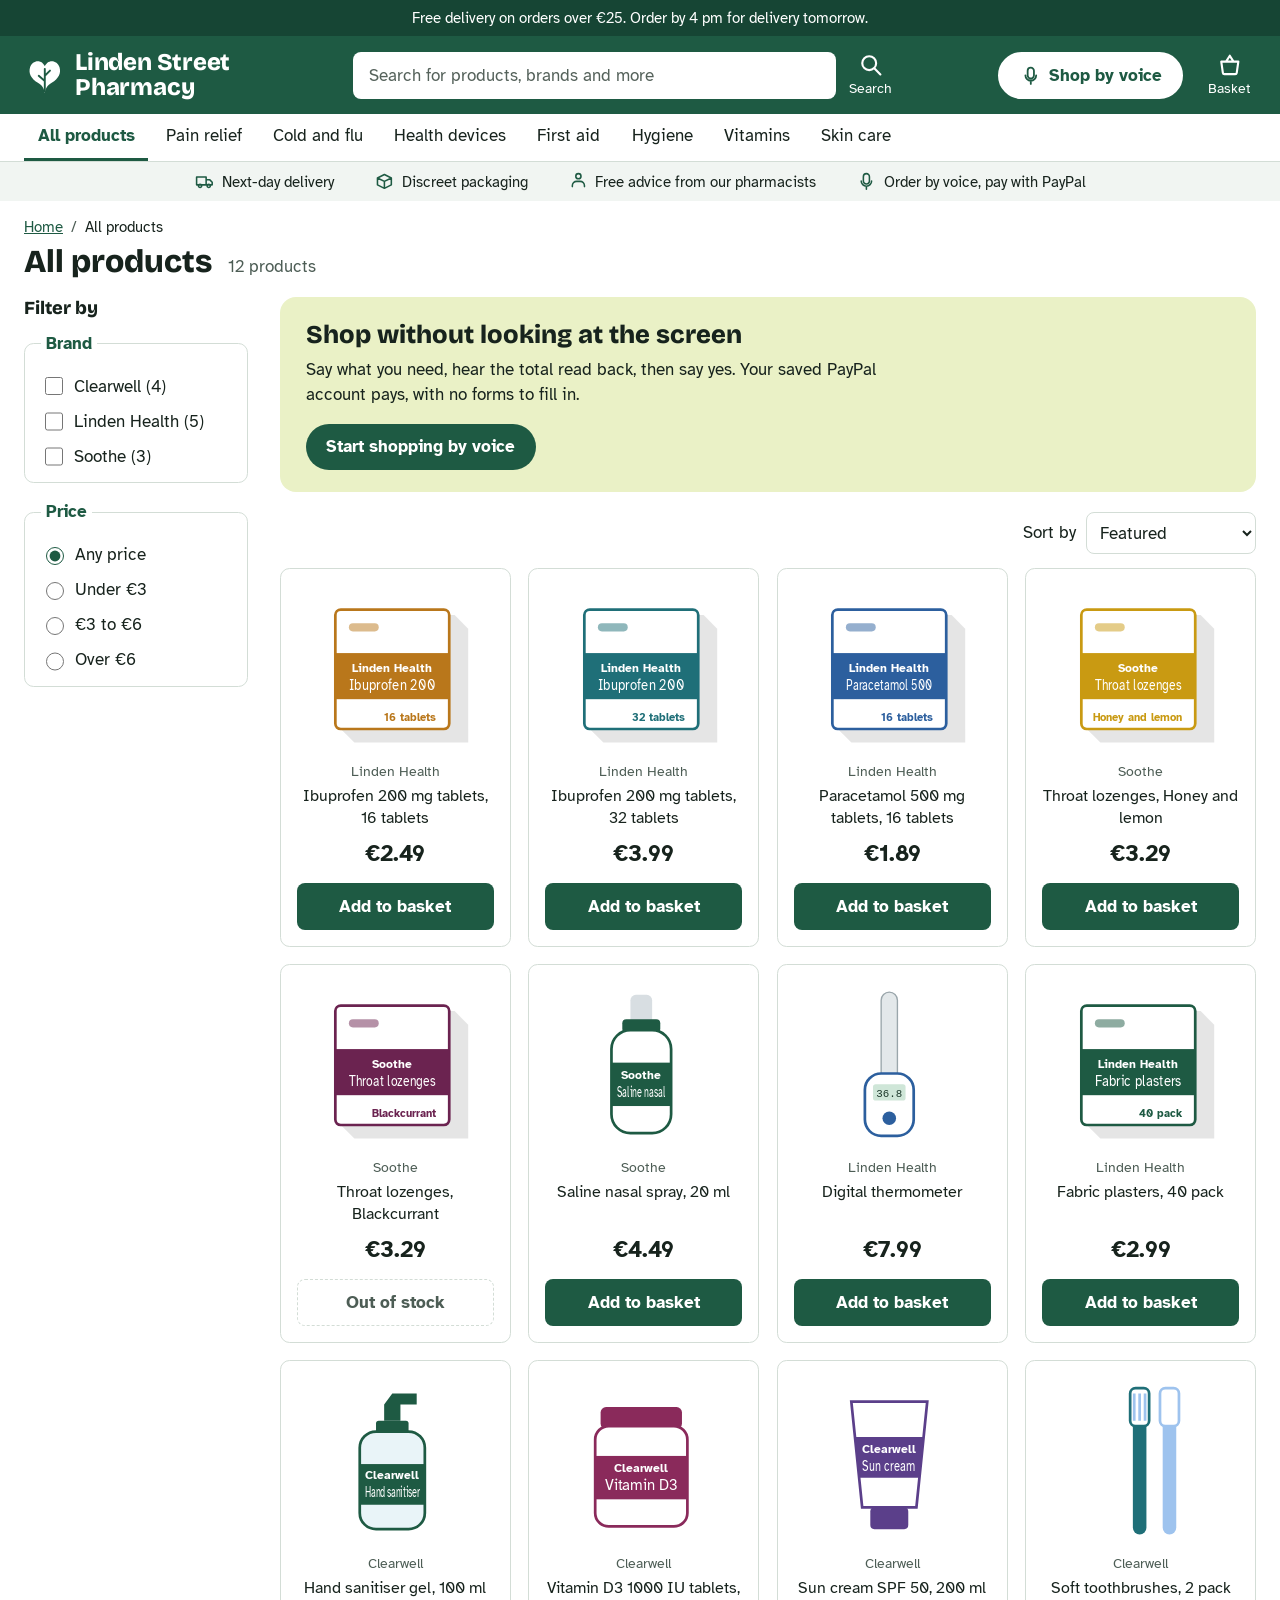
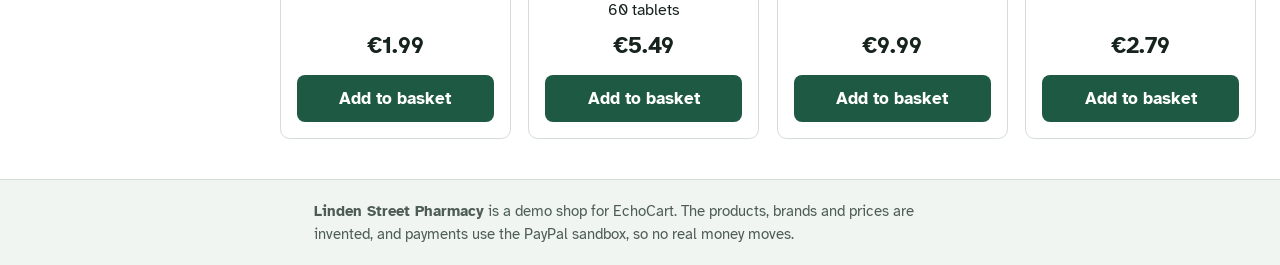
<file: examples/shop/index.html>
<!doctype html>
<html lang="en">
<head>
  <meta charset="utf-8">
  <meta name="viewport" content="width=device-width, initial-scale=1">
  <title>Linden Street Pharmacy (demo shop)</title>
  <meta name="description" content="A demo pharmacy shop with EchoCart added as its voice checkout.">
  <link rel="preconnect" href="https://fonts.googleapis.com">
  <link rel="preconnect" href="https://fonts.gstatic.com" crossorigin>
  <link rel="stylesheet" href="https://fonts.googleapis.com/css2?family=Atkinson+Hyperlegible:wght@400;700&family=Bricolage+Grotesque:opsz,wght@12..96,600;12..96,800&display=swap">
  <link rel="stylesheet" href="shop.css">
</head>
<body>
  <!-- A demo shop website, served on its own address, separate from EchoCart. It lists the
       products in its own feed (../linden-street-pharmacy.json), which EchoCart reads too, and adds
       EchoCart with one script tag (at the bottom). Add to basket fills the EchoCart cart, and the
       basket and order confirmation follow the voice conversation. -->
  <a class="skip" href="#results">Skip to products</a>

  <p class="promo">Free delivery on orders over €25. Order by 4 pm for delivery tomorrow.</p>

  <header class="masthead">
    <a class="logo" href="./">
      <svg class="logo-mark" viewBox="0 0 48 48" aria-hidden="true" focusable="false">
        <path d="M24 44c-1-6-3-9-8-12C8 27 5 21 7 14c2-6 9-9 14-5 1 1 2 2 3 4 1-2 2-3 3-4 5-4 12-1 14 5 2 7-1 13-9 18-5 3-7 6-8 12z" fill="currentColor"/>
        <path d="M24 42V16M24 30l-7-6M24 24l6-6" stroke="var(--paper)" stroke-width="2.2" fill="none" stroke-linecap="round"/>
      </svg>
      <span class="logo-name">Linden Street Pharmacy</span>
    </a>

    <form class="search" role="search" id="search-form">
      <label for="search" class="visually-hidden">Search products</label>
      <input id="search" type="search" placeholder="Search for products, brands and more" autocomplete="off">
      <button class="icon-button" type="submit">
        <svg viewBox="0 0 24 24" aria-hidden="true" focusable="false"><circle cx="10.5" cy="10.5" r="6.5" fill="none" stroke="currentColor" stroke-width="2"/><path d="M15.5 15.5 21 21" stroke="currentColor" stroke-width="2" stroke-linecap="round"/></svg>
        <span>Search</span>
      </button>
    </form>

    <div class="masthead-actions">
      <button id="voice-toggle" class="voice-toggle" type="button" aria-expanded="false" aria-controls="voice-panel">
        <svg viewBox="0 0 24 24" aria-hidden="true" focusable="false"><path d="M12 15a3.5 3.5 0 0 0 3.5-3.5v-5a3.5 3.5 0 0 0-7 0v5A3.5 3.5 0 0 0 12 15zm6-3.5a6 6 0 0 1-12 0M12 17.5V21" fill="none" stroke="currentColor" stroke-width="2" stroke-linecap="round"/></svg>
        <span id="voice-toggle-label">Shop by voice</span>
      </button>
      <a class="icon-button basket-link" href="#basket-heading">
        <span class="bag">
          <svg viewBox="0 0 24 24" aria-hidden="true" focusable="false"><path d="M4 9h16l-1.5 10.5a1.5 1.5 0 0 1-1.5 1.3H7a1.5 1.5 0 0 1-1.5-1.3zM8.5 9 12 3.5 15.5 9" fill="none" stroke="currentColor" stroke-width="2" stroke-linejoin="round"/></svg>
          <span id="basket-count" class="badge" aria-hidden="true" hidden></span>
        </span>
        <span>Basket</span>
        <span id="basket-summary" class="visually-hidden">, empty</span>
      </a>
    </div>
  </header>

  <nav class="categories" aria-label="Categories">
    <ul id="categories"></ul>
  </nav>

  <ul class="trust" aria-label="Why shop with us">
    <li><svg viewBox="0 0 24 24" aria-hidden="true" focusable="false"><path d="M3 7h11v9H3zM14 10h4l3 3v3h-7zM7 19a1.8 1.8 0 1 0 0-3.6A1.8 1.8 0 0 0 7 19zm10 0a1.8 1.8 0 1 0 0-3.6 1.8 1.8 0 0 0 0 3.6z" fill="none" stroke="currentColor" stroke-width="1.8" stroke-linejoin="round"/></svg>Next-day delivery</li>
    <li><svg viewBox="0 0 24 24" aria-hidden="true" focusable="false"><path d="M4 8l8-4 8 4v8l-8 4-8-4zM4 8l8 4 8-4M12 12v8" fill="none" stroke="currentColor" stroke-width="1.8" stroke-linejoin="round"/></svg>Discreet packaging</li>
    <li><svg viewBox="0 0 24 24" aria-hidden="true" focusable="false"><path d="M5 18v-1a5 5 0 0 1 5-5h4a5 5 0 0 1 5 5v1M12 9a3 3 0 1 0 0-6 3 3 0 0 0 0 6z" fill="none" stroke="currentColor" stroke-width="1.8" stroke-linecap="round"/></svg>Free advice from our pharmacists</li>
    <li><svg viewBox="0 0 24 24" aria-hidden="true" focusable="false"><path d="M12 15a3.5 3.5 0 0 0 3.5-3.5v-5a3.5 3.5 0 0 0-7 0v5A3.5 3.5 0 0 0 12 15zm6-3.5a6 6 0 0 1-12 0M12 17.5V21" fill="none" stroke="currentColor" stroke-width="1.8" stroke-linecap="round"/></svg>Order by voice, pay with PayPal</li>
  </ul>

  <div class="layout">
    <nav class="crumbs" aria-label="Breadcrumb">
      <ol><li><a href="./">Home</a></li><li id="crumb-current" aria-current="page">All products</li></ol>
    </nav>
    <div class="title-row">
      <h1 id="page-title">All products</h1>
      <p id="products-count" class="muted"></p>
    </div>

    <aside class="filters" aria-labelledby="filters-heading">
      <h2 id="filters-heading">Filter by</h2>
      <fieldset>
        <legend>Brand</legend>
        <div id="brand-filters"></div>
      </fieldset>
      <fieldset>
        <legend>Price</legend>
        <label><input type="radio" name="price" value="any" checked> Any price</label>
        <label><input type="radio" name="price" value="0-3"> Under €3</label>
        <label><input type="radio" name="price" value="3-6"> €3 to €6</label>
        <label><input type="radio" name="price" value="6-999"> Over €6</label>
      </fieldset>
    </aside>

    <main id="results" tabindex="-1">
      <section id="order" class="order" aria-labelledby="order-heading" hidden>
        <svg class="order-tick" viewBox="0 0 24 24" aria-hidden="true" focusable="false"><path d="M5 12.5l4.5 4.5L19 7.5" fill="none" stroke="currentColor" stroke-width="2.6" stroke-linecap="round" stroke-linejoin="round"/></svg>
        <div>
          <h2 id="order-heading">Order confirmed</h2>
          <p id="order-text"></p>
          <ul id="order-lines" class="order-lines"></ul>
          <p id="order-refund" class="order-refund" role="status" hidden></p>
        </div>
      </section>

      <section id="basket-box" class="basket" aria-labelledby="basket-heading" hidden>
        <h2 id="basket-heading">Your basket</h2>
        <div id="basket"></div>
      </section>

      <section id="welcome" class="welcome" aria-labelledby="welcome-heading">
        <h2 id="welcome-heading">Shop without looking at the screen</h2>
        <p>Say what you need, hear the total read back, then say yes. Your saved PayPal account pays, with no forms to fill in.</p>
        <button id="welcome-voice" class="voice-cta" type="button">Start shopping by voice</button>
      </section>

      <div class="sort-row">
        <label for="sort">Sort by</label>
        <select id="sort">
          <option value="featured">Featured</option>
          <option value="price-asc">Price, low to high</option>
          <option value="price-desc">Price, high to low</option>
          <option value="name">Name, A to Z</option>
        </select>
      </div>
      <h2 class="visually-hidden">Products</h2>
      <ul id="products" class="products"><li class="muted">Loading products…</li></ul>
    </main>

    <aside id="voice-panel" class="voice-panel" aria-labelledby="voice-heading" hidden>
      <h2 id="voice-heading">Shop by voice with EchoCart</h2>
      <div id="voice-slot"></div>
    </aside>
  </div>

  <footer class="footer">
    <p><strong>Linden Street Pharmacy</strong> is a demo shop for EchoCart. The products, brands and prices are invented, and payments use the PayPal sandbox, so no real money moves.</p>
  </footer>

  <!-- EchoCart: change this address to wherever your EchoCart runs. -->
  <script src="http://localhost:8011/embed.js"></script>
  <script src="shop.js"></script>
</body>
</html>
</file>
<file: examples/shop/shop.css>
/* Linden Street Pharmacy (demo). Apothecary green on white, a linden-blossom tint for the
   welcome band, amber only for "what just changed" in the basket. Laid out like a real shop's
   category page: breadcrumbs, title, filters on the left, sort, product grid. */
:root {
  --paper: #ffffff;
  --mist: #f1f5f2;
  --blossom: #eaf1c6;
  --ink: #17231d;
  --muted: #4d5d55;
  --line: #d3ddd6;
  --green: #1e5a43;
  --green-dark: #164534;
  --green-ink: #ffffff;
  --mark: #fff3cc;
  --mark-edge: #a86f00;
  --mark-ink: #1e1400;
  --ok: #e3f3e9;
  --focus: #b35c00;
  --heading: "Bricolage Grotesque", "Atkinson Hyperlegible", system-ui, sans-serif;
  color-scheme: light dark;
}
@media (prefers-color-scheme: dark) {
  :root:not([data-theme="light"]) {
    --paper: #121a16;
    --mist: #0c120f;
    --blossom: #1f2a18;
    --ink: #ecf3ee;
    --muted: #b3c2b9;
    --line: #34443b;
    --green: #8fd3b0;
    --green-dark: #b5e6cb;
    --green-ink: #08251a;
    --mark: #3a2f10;
    --mark-edge: #ffc266;
    --mark-ink: #1e1400;
    --ok: #15301f;
    --focus: #ffc266;
  }
}

* { box-sizing: border-box; }
body {
  margin: 0;
  background: var(--paper);
  color: var(--ink);
  font: 1.0625rem/1.5 "Atkinson Hyperlegible", system-ui, sans-serif;
}
:focus-visible { outline: 4px solid var(--focus); outline-offset: 3px; }
.muted { color: var(--muted); }
.visually-hidden {
  position: absolute; width: 1px; height: 1px; margin: -1px; padding: 0;
  overflow: hidden; clip: rect(0 0 0 0); white-space: nowrap; border: 0;
}
.skip { position: absolute; left: 1rem; top: -4rem; z-index: 10; padding: 0.6rem 1rem; background: var(--paper); color: var(--ink); }
.skip:focus { top: 0.5rem; }
h1, h2 { font-family: var(--heading); line-height: 1.2; }
h2 { font-size: 1.3rem; margin: 0 0 0.75rem; font-weight: 800; }
button, select { font: inherit; cursor: pointer; }
a { color: var(--green); }

/* ---- top of the page ---- */
.promo { margin: 0; padding: 0.45rem 1.5rem; background: var(--green-dark); color: var(--green-ink); text-align: center; font-size: 0.92rem; }

.masthead {
  display: grid; grid-template-columns: auto minmax(12rem, 34rem) auto; align-items: center; gap: 1rem 2rem;
  padding: 0.75rem 1.5rem; background: var(--green); color: var(--green-ink);
}
.logo { display: flex; align-items: center; gap: 0.6rem; color: var(--green-ink); text-decoration: none; }
.logo-mark { width: 2.6rem; height: 2.6rem; flex: none; --paper: var(--green); }
.logo-name { font-family: var(--heading); font-weight: 800; font-size: 1.5rem; letter-spacing: -0.01em; line-height: 1.05; max-width: 11ch; }
.search { display: flex; align-items: center; gap: 0.5rem; }
.search input {
  flex: 1; min-width: 0; min-height: 2.9rem; padding: 0.5rem 1rem; border: 0; border-radius: 0.5rem;
  background: #ffffff; color: #17231d; font: inherit;
}
.search input::placeholder { color: #55625b; opacity: 1; }
.icon-button {
  display: inline-flex; flex-direction: column; align-items: center; gap: 0.1rem; min-width: 3rem; padding: 0.2rem 0.3rem;
  border: 0; background: none; color: inherit; font-size: 0.85rem; text-decoration: none;
}
.icon-button svg { width: 1.6rem; height: 1.6rem; }
.masthead-actions { display: flex; align-items: center; gap: 1.25rem; justify-self: end; }
.voice-toggle {
  display: inline-flex; align-items: center; gap: 0.5rem; min-height: 2.9rem; padding: 0.5rem 1.2rem;
  border: 2px solid var(--green-ink); border-radius: 999px; background: var(--green-ink); color: var(--green); font-weight: 700;
}
.voice-toggle svg { width: 1.35rem; height: 1.35rem; flex: none; }
.voice-open .voice-toggle { background: transparent; color: var(--green-ink); }
.bag { position: relative; display: inline-flex; }
.badge {
  position: absolute; top: -0.35rem; right: -0.6rem; min-width: 1.3rem; height: 1.3rem; padding: 0 0.3rem;
  border-radius: 999px; background: #ffd25e; color: #1e1400; font-size: 0.8rem; font-weight: 700; line-height: 1.3rem; text-align: center;
}

.categories { background: var(--paper); border-bottom: 1px solid var(--line); }
.categories ul { display: flex; gap: 0.25rem; margin: 0 auto; max-width: 84rem; padding: 0 1.5rem; list-style: none; overflow-x: auto; }
.categories button {
  min-height: 2.9rem; padding: 0.4rem 0.85rem; border: 0; border-bottom: 3px solid transparent;
  background: none; color: var(--ink); white-space: nowrap;
}
.categories button[aria-pressed="true"] { border-bottom-color: var(--green); color: var(--green); font-weight: 700; }

.trust { display: flex; flex-wrap: wrap; justify-content: center; gap: 0.4rem 2.5rem; margin: 0; padding: 0.55rem 1.5rem; list-style: none; background: var(--mist); font-size: 0.92rem; }
.trust li { display: inline-flex; align-items: center; gap: 0.45rem; }
.trust svg { width: 1.3rem; height: 1.3rem; color: var(--green); }

/* ---- category page ---- */
.layout {
  display: grid; grid-template-columns: 14rem minmax(0, 1fr); grid-template-areas: "crumbs crumbs" "title title" "filters main";
  gap: 0 2rem; max-width: 84rem; margin: 0 auto; padding: 0.9rem 1.5rem 2.5rem;
}
.voice-open .layout { grid-template-columns: minmax(0, 1fr) 27rem; grid-template-areas: "crumbs crumbs" "title title" "main voice"; }
.voice-open .filters { display: none; }
.crumbs { grid-area: crumbs; font-size: 0.92rem; }
.crumbs ol { display: flex; gap: 0.5rem; margin: 0; padding: 0; list-style: none; }
.crumbs li + li::before { content: "/"; margin-right: 0.5rem; color: var(--muted); }
.title-row { grid-area: title; display: flex; align-items: baseline; gap: 1rem; margin: 0.3rem 0 1rem; }
.title-row h1 { margin: 0; font-size: 2rem; font-weight: 800; }
.title-row p { margin: 0; }

.filters { grid-area: filters; align-self: start; }
.filters h2 { font-size: 1.15rem; }
.filters fieldset { margin: 0 0 1rem; padding: 0.75rem 1rem 0.5rem; border: 1px solid var(--line); border-radius: 0.6rem; }
.filters legend { padding: 0 0.3rem; font-weight: 700; color: var(--green); }
.filters label { display: flex; align-items: center; gap: 0.5rem; min-height: 2.2rem; }
.filters input { width: 1.15rem; height: 1.15rem; accent-color: var(--green); }

main { grid-area: main; min-width: 0; }
main > section { margin-bottom: 1.25rem; }
main:focus { outline: none; }
.sort-row { display: flex; justify-content: flex-end; align-items: center; gap: 0.6rem; margin-bottom: 0.9rem; }
.sort-row select { min-height: 2.6rem; padding: 0.3rem 0.6rem; border: 1px solid var(--line); border-radius: 0.5rem; background: var(--paper); color: var(--ink); }

.welcome { padding: 1.4rem 1.6rem; border-radius: 1rem; background: var(--blossom); }
.welcome h2 { font-size: 1.6rem; margin-bottom: 0.4rem; }
.welcome p { max-width: 56ch; margin: 0 0 1rem; }
.voice-cta { min-height: 2.9rem; padding: 0.5rem 1.3rem; border: 0; border-radius: 999px; background: var(--green); color: var(--green-ink); font-weight: 700; }
.voice-open .welcome { display: none; }

.basket, .order { border: 1px solid var(--line); border-radius: 0.75rem; padding: 1rem 1.25rem; background: var(--paper); }
.basket { box-shadow: 0 4px 18px rgb(23 35 29 / 0.08); }
.order { display: flex; gap: 1rem; border: 2px solid var(--green); background: var(--ok); }
.order h2 { margin-bottom: 0.3rem; }
.order p { margin: 0 0 0.4rem; font-weight: 700; }
.order-lines { margin: 0; padding-left: 1.2rem; }
.order .order-refund { margin: 0.6rem -0.7rem 0; padding: 0.4rem 0.7rem; border: 3px solid var(--mark-edge); border-radius: 0.6rem; background: var(--mark); }
.order-tick { width: 2.4rem; height: 2.4rem; flex: none; padding: 0.35rem; border-radius: 50%; background: var(--green); color: var(--green-ink); }
.basket-lines { list-style: none; margin: 0; padding: 0; }
.basket-lines li {
  display: grid; grid-template-columns: 1fr auto 5.5rem; gap: 0.75rem; align-items: center;
  padding: 0.5rem 0.7rem; margin: 0 -0.7rem 0.25rem; border: 3px solid transparent; border-radius: 0.6rem;
}
.line-qty { color: var(--muted); }
.line-price { text-align: right; font-variant-numeric: tabular-nums; }
.basket-total {
  display: flex; justify-content: space-between; margin: 0.4rem -0.7rem 0; padding: 0.5rem 0.7rem;
  border: 3px solid transparent; border-radius: 0.6rem; font-size: 1.25rem; font-weight: 700;
}
.basket-note { margin: 0.4rem 0 0; font-size: 0.95rem; }
.basket-lines li.changed, .basket-total.changed { background: var(--mark); border-color: var(--mark-edge); }
.pill {
  display: inline-block; margin-left: 0.6rem; padding: 0.05rem 0.55rem; border-radius: 0.4rem;
  background: var(--mark-edge); color: var(--mark-ink); font-size: 0.85rem; font-weight: 700;
}

.products { list-style: none; margin: 0; padding: 0; display: grid; gap: 1.1rem; grid-template-columns: repeat(auto-fill, minmax(13rem, 1fr)); }
.product {
  display: flex; flex-direction: column; align-items: center; text-align: center;
  padding: 0.9rem 1rem 1rem; border: 1px solid var(--line); border-radius: 0.6rem; background: var(--paper);
}
.product-pic { display: grid; place-items: center; width: 100%; height: 10.5rem; margin-bottom: 0.6rem; }
.packshot { width: 10rem; height: 10rem; }
.product-brand { margin: 0; color: var(--muted); font-size: 0.9rem; }
.product h3 { margin: 0.15rem 0 0.5rem; font-size: 1.02rem; font-weight: 400; line-height: 1.35; }
.price { margin: auto 0 0.7rem; font-size: 1.45rem; font-weight: 700; }
.add, .sold-out {
  width: 100%; min-height: 2.9rem; margin: 0; padding: 0.5rem 1rem; border-radius: 0.5rem; font-weight: 700;
}
.add { border: 0; background: var(--green); color: var(--green-ink); }
.add:hover { background: var(--green-dark); }
.sold-out { display: grid; place-items: center; border: 1px dashed var(--line); color: var(--muted); }
.empty-results { grid-column: 1 / -1; padding: 1.5rem; border: 1px dashed var(--line); border-radius: 0.6rem; }

.voice-panel {
  grid-area: voice; position: sticky; top: 1rem; align-self: start;
  background: var(--paper); border: 2px solid var(--green); border-radius: 1rem; padding: 0.9rem;
  box-shadow: 0 6px 24px rgb(23 35 29 / 0.12);
}
.voice-panel h2 { font-size: 1.15rem; margin: 0 0 0.6rem; color: var(--green); }
.voice-panel iframe { display: block; width: 100%; height: min(74vh, 46rem); border: 0; border-radius: 0.6rem; }

.footer { border-top: 1px solid var(--line); background: var(--mist); }
.footer p { max-width: 70ch; margin: 0 auto; padding: 1.25rem 1.5rem; color: var(--muted); font-size: 0.95rem; }

@media (max-width: 62rem) {
  .masthead { grid-template-columns: 1fr auto; }
  .search { grid-column: 1 / -1; grid-row: 2; }
  .layout, .voice-open .layout { grid-template-columns: minmax(0, 1fr); grid-template-areas: "crumbs" "title" "voice" "filters" "main"; }
  .voice-panel { position: static; }
  .filters { display: flex; flex-wrap: wrap; gap: 0 1rem; }
  .filters h2 { width: 100%; }
  .filters fieldset { flex: 1 1 12rem; }
}
@media (max-width: 30rem) {
  .masthead-actions { gap: 0.6rem; }
  .icon-button > span:not(.bag):not(.visually-hidden) { position: absolute; width: 1px; height: 1px; overflow: hidden; clip: rect(0 0 0 0); }
  .title-row h1 { font-size: 1.6rem; }
}
[hidden] { display: none !important; }
</file>
